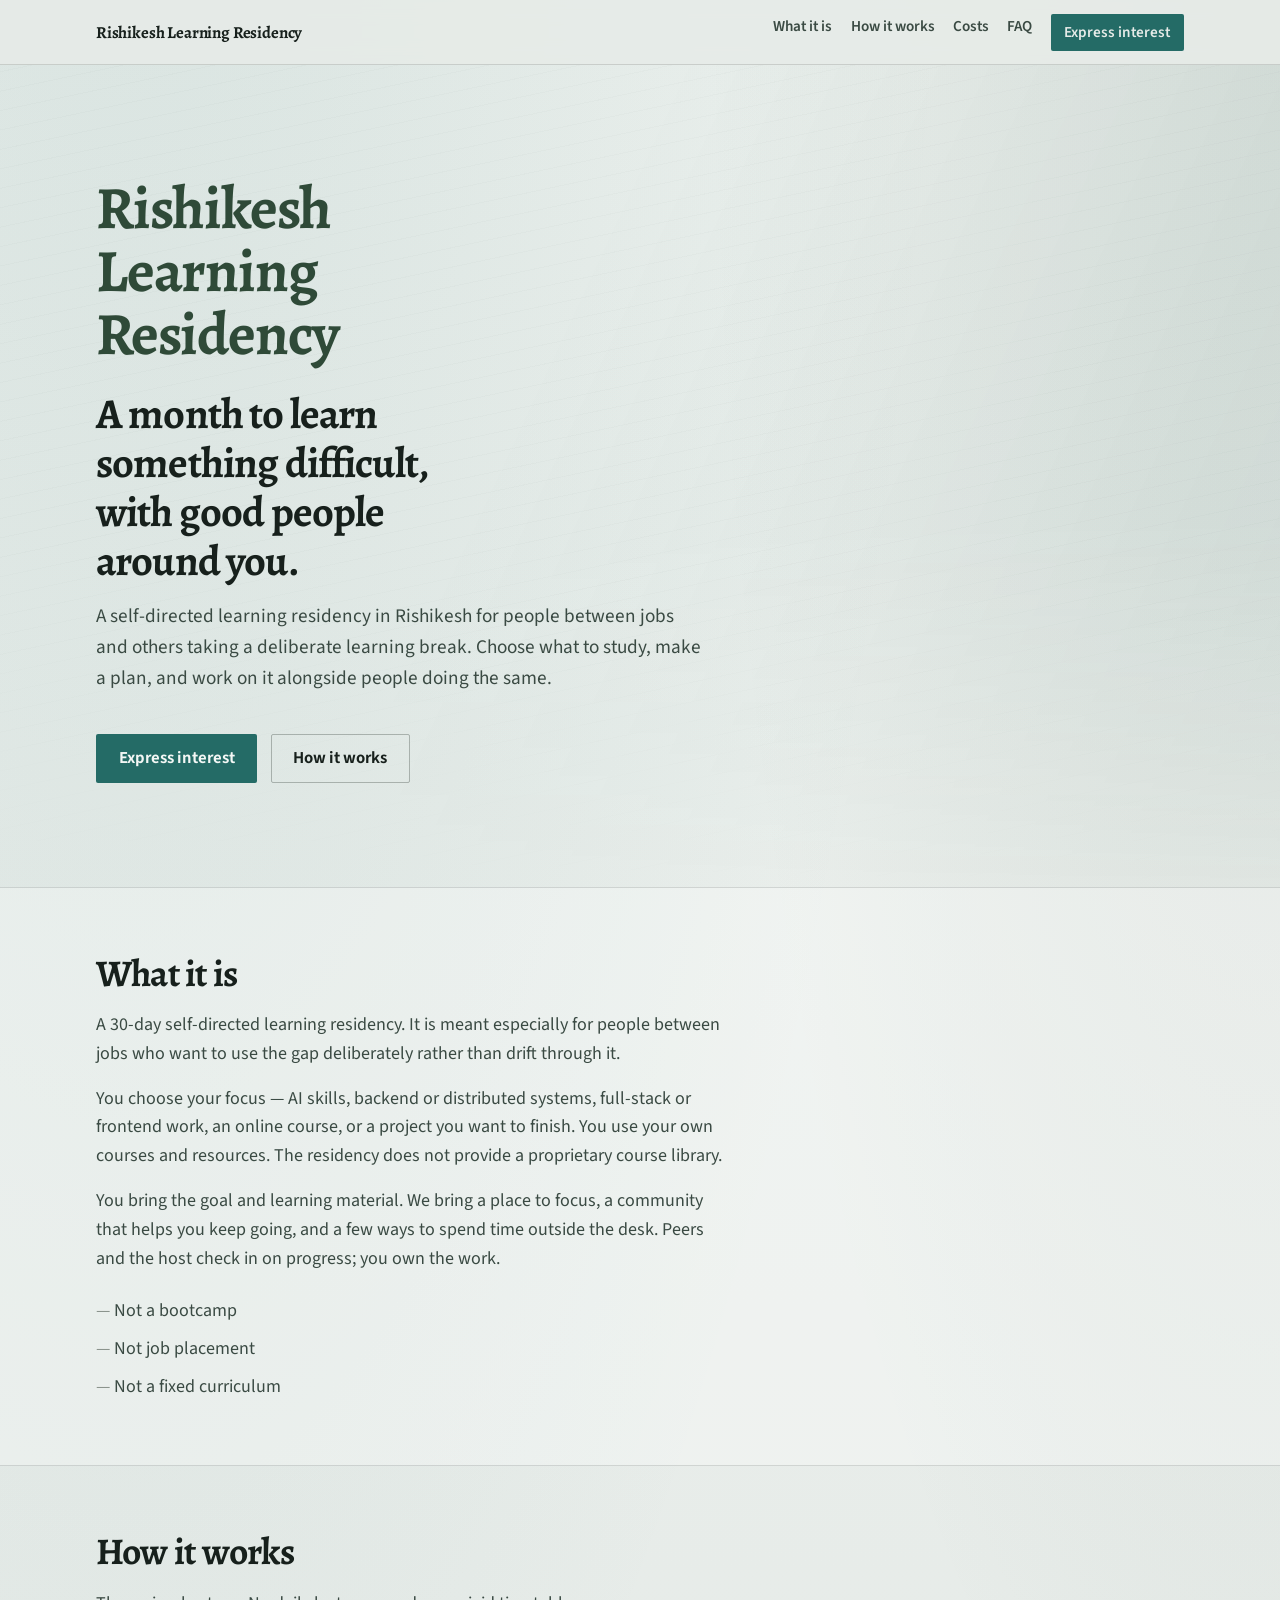
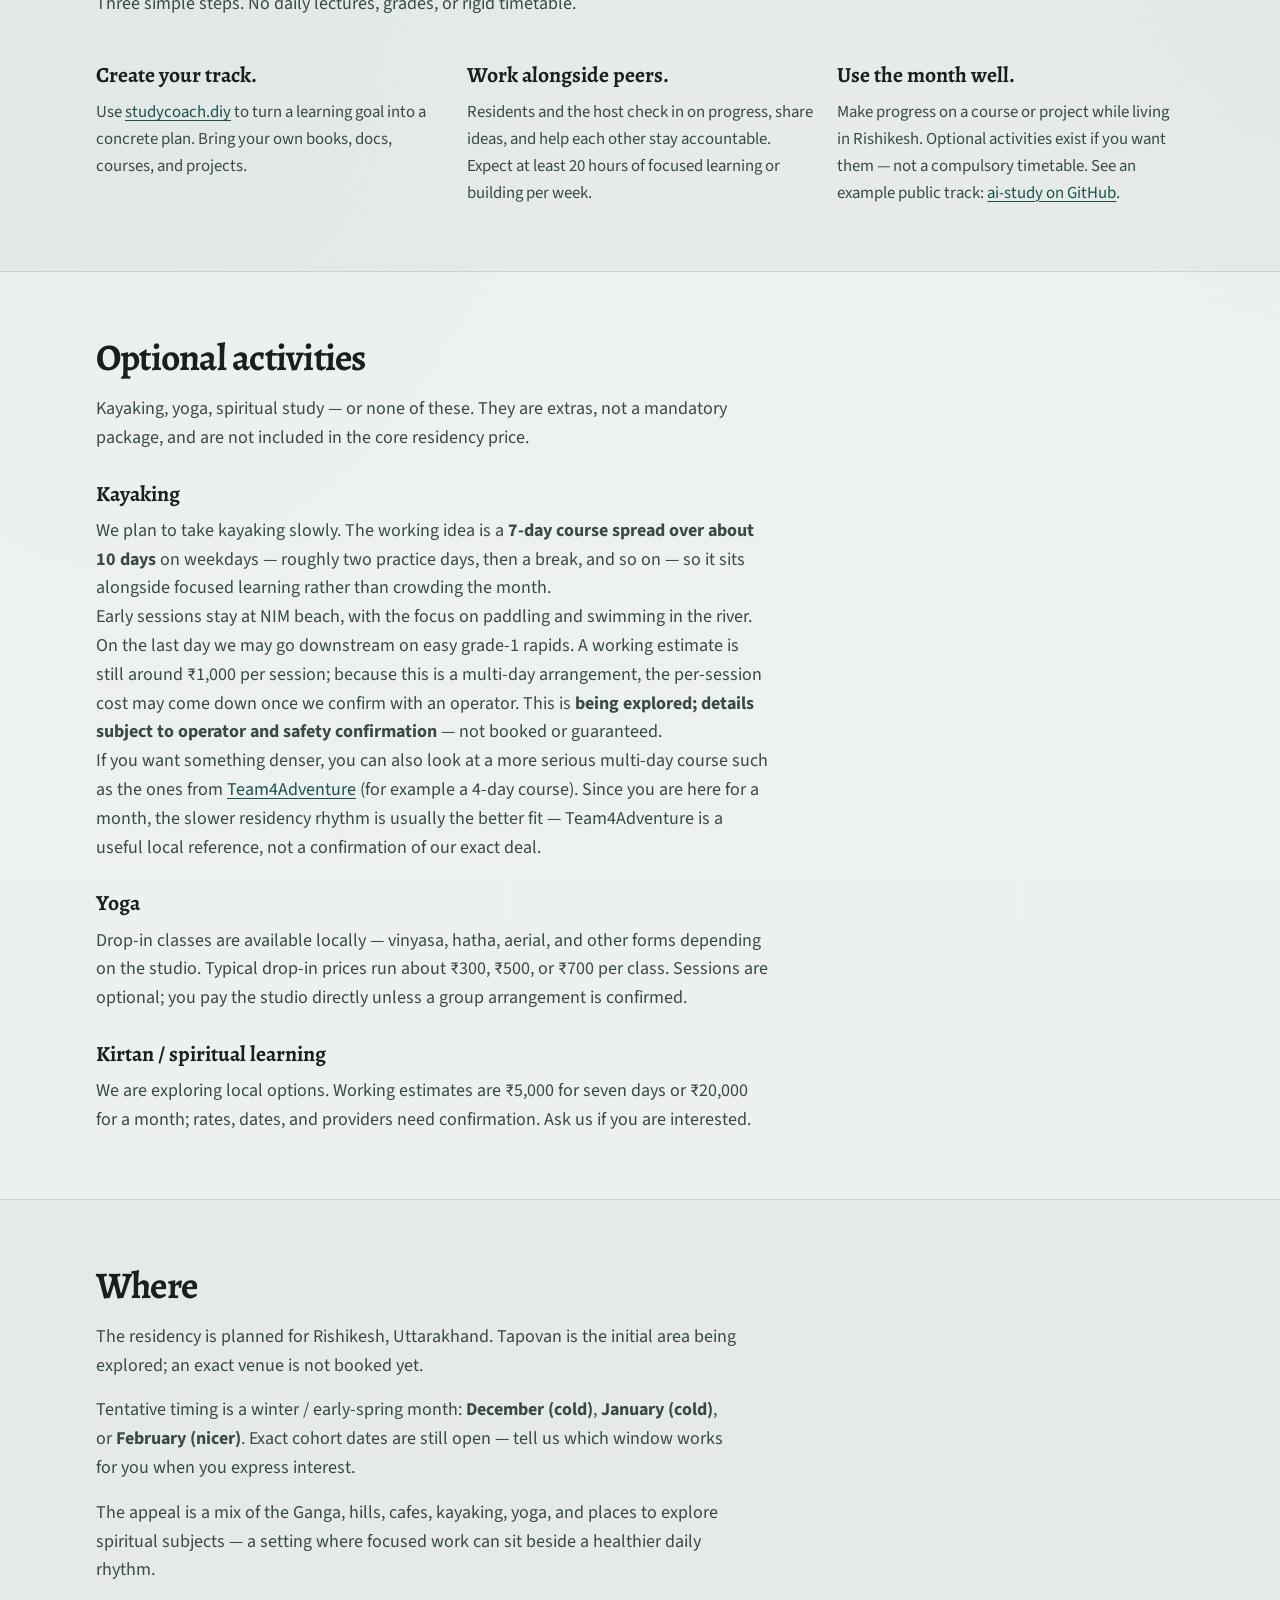
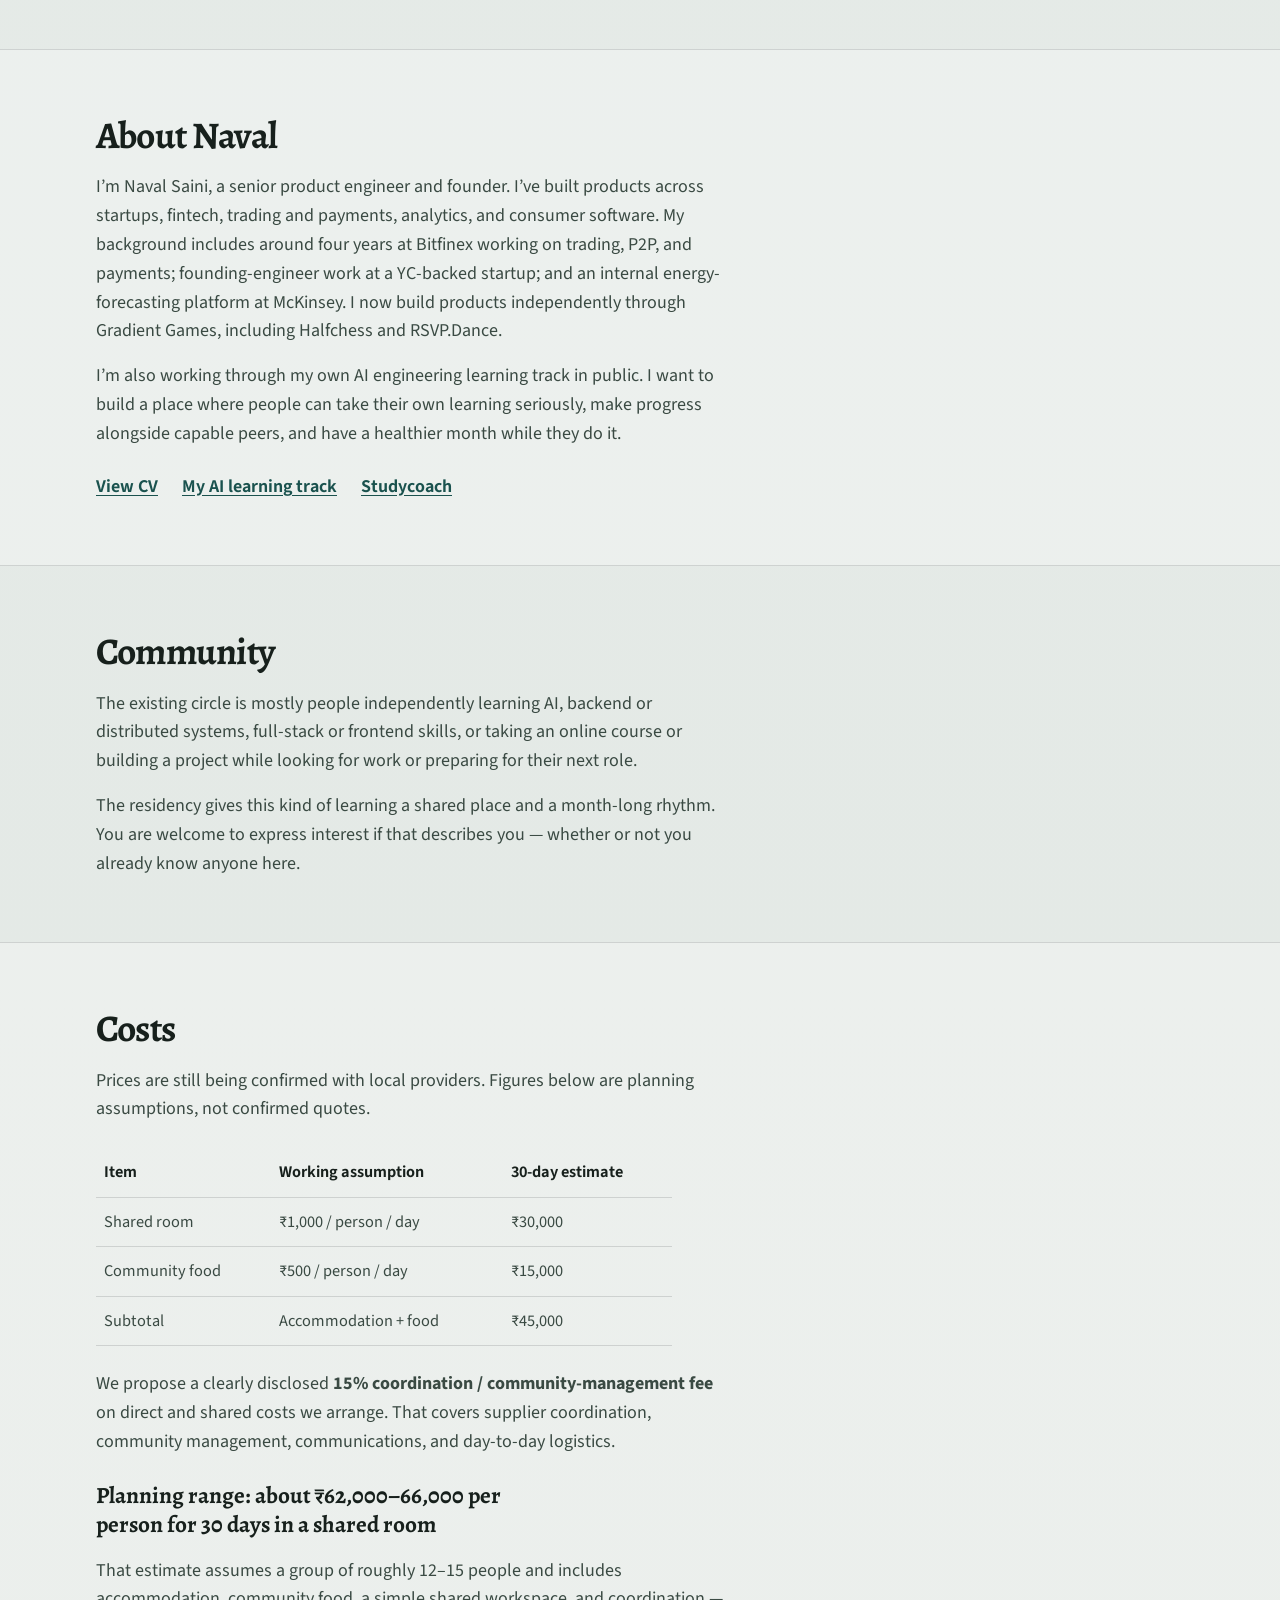
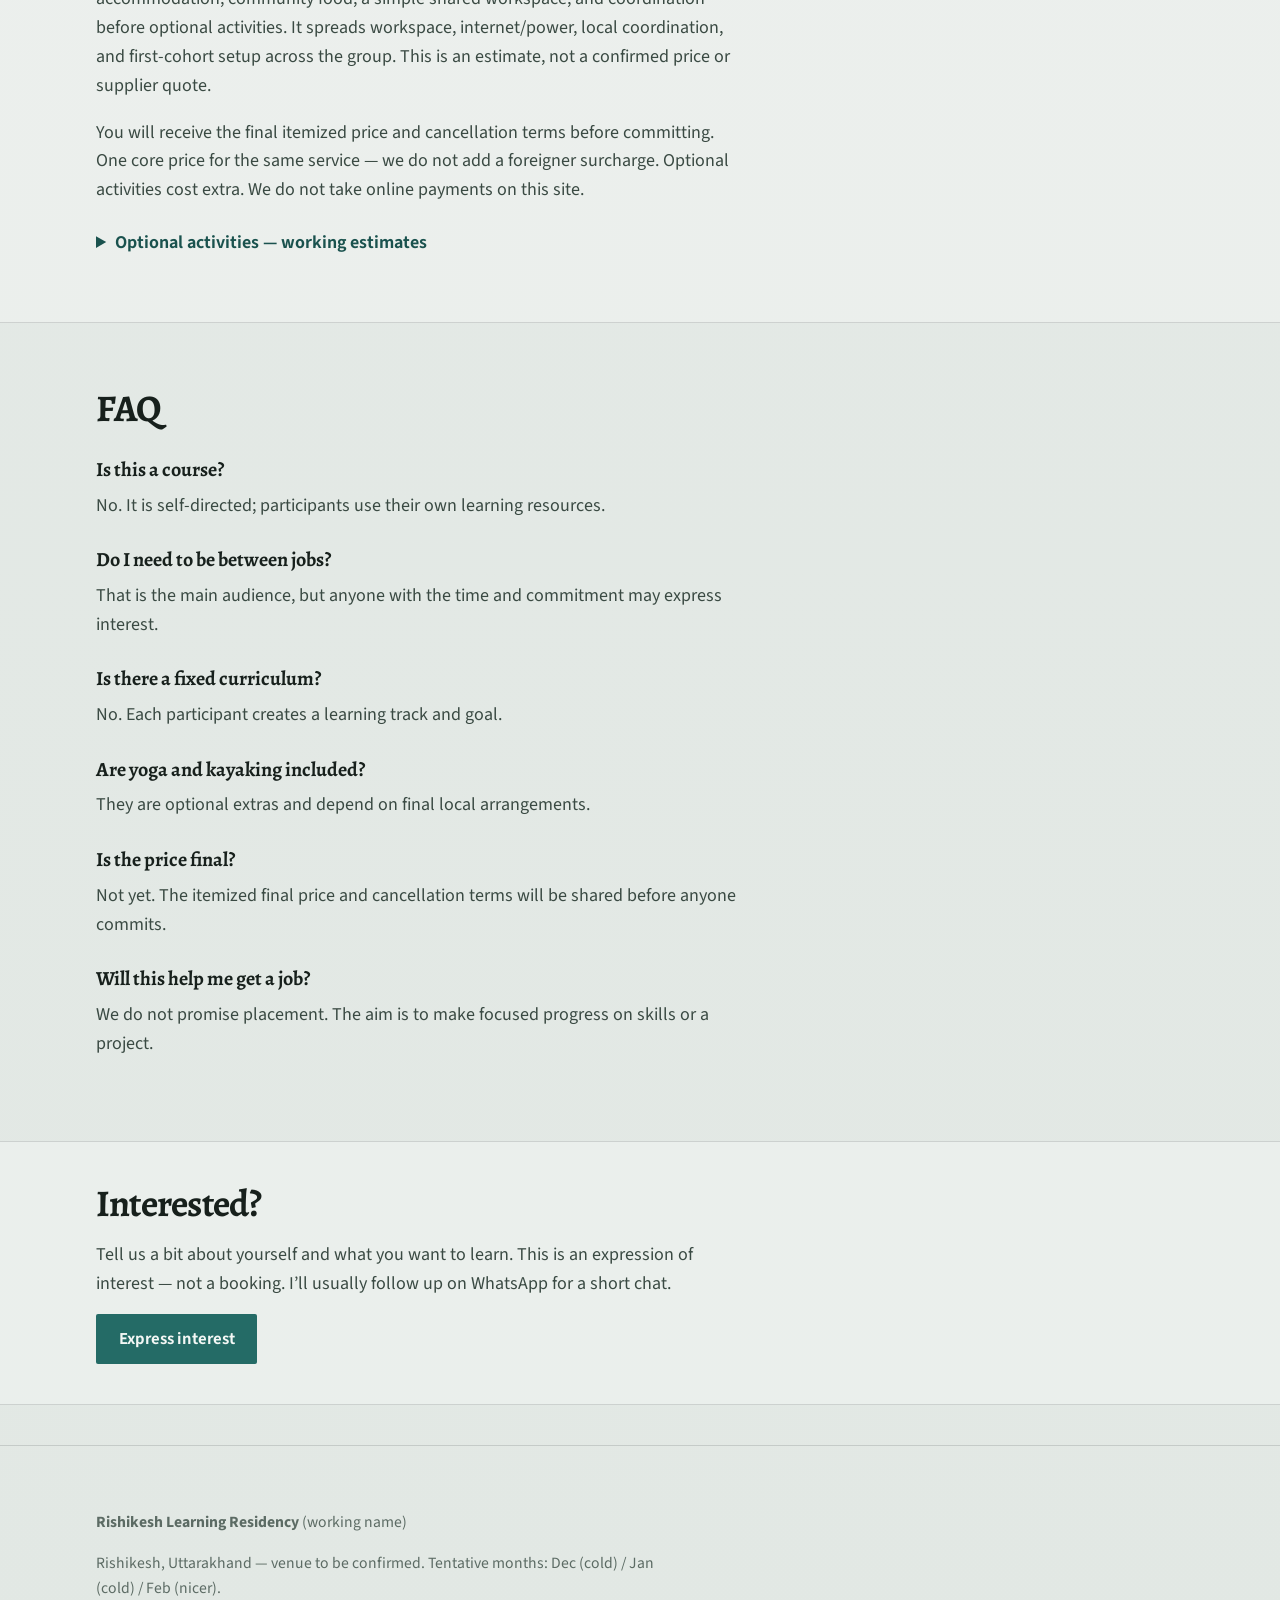
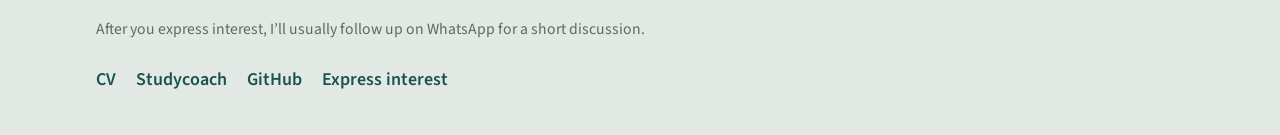
<file: index.html>
<!DOCTYPE html>
<html lang="en">
<head>
  <meta charset="utf-8">
  <meta name="viewport" content="width=device-width, initial-scale=1">
  <title>Rishikesh Learning Residency — a month to learn something difficult</title>
  <meta name="description" content="A 30-day self-directed learning residency in Rishikesh for people between jobs and others taking a deliberate learning break. Place, community, and accountability — not a bootcamp.">
  <meta property="og:title" content="Rishikesh Learning Residency">
  <meta property="og:description" content="A month to learn something difficult, with good people around you. Self-directed residency in Rishikesh — especially for people between jobs.">
  <meta property="og:type" content="website">
  <link rel="preconnect" href="https://fonts.googleapis.com">
  <link rel="preconnect" href="https://fonts.gstatic.com" crossorigin>
  <link href="https://fonts.googleapis.com/css2?family=Alegreya:ital,wght@0,500;0,700;1,500&family=Source+Sans+3:ital,wght@0,400;0,600;0,700;1,400&display=swap" rel="stylesheet">
  <link rel="stylesheet" href="css/styles.css">
</head>
<body>
  <!--
    THESIS: A riverside month for serious self-directed learning with peers — not a SaaS bootcamp funnel.
    OWN-WORLD: Cool stone-paper ground, forest ink, river-teal actions; Alegreya display + Source Sans 3; editorial sections without card grids.
    STORY: Visitor understands self-directed residency for between-jobs engineers, trusts provisional pricing, and expresses interest.
    FIRST VIEWPORT: Brand name dominant, one headline, one subhead, two CTAs; CSS river/stone atmosphere — no stock photo.
    FORM: Brief-pinned outdoors editorial (river / stone / forest / paper); seed deferred — PRODUCT.md + approved spec.
    FINISH: unreviewed and undocumented is unfinished; this build ends with the finish review, the verdict, and DESIGN.md
  -->
  <a class="skip-link" href="#main">Skip to content</a>

  <header class="site-header">
    <div class="site-header__inner">
      <a class="brand" href="index.html">Rishikesh Learning Residency</a>
      <nav class="nav" aria-label="Primary">
        <a href="#what">What it is</a>
        <a href="#how-it-works">How it works</a>
        <a href="#costs">Costs</a>
        <a href="#faq">FAQ</a>
        <a class="nav__cta" href="apply.html">Express interest</a>
      </nav>
    </div>
  </header>

  <main id="main">
    <section class="hero" aria-labelledby="hero-brand">
      <div class="hero__atmosphere" aria-hidden="true"></div>
      <div class="hero__inner">
        <p class="hero__brand" id="hero-brand">Rishikesh Learning Residency</p>
        <h1>A month to learn something difficult, with good people around you.</h1>
        <p class="hero__lead">A self-directed learning residency in Rishikesh for people between jobs and others taking a deliberate learning break. Choose what to study, make a plan, and work on it alongside people doing the same.</p>
        <div class="hero__actions">
          <a class="btn btn--primary" href="apply.html">Express interest</a>
          <a class="btn btn--secondary" href="#how-it-works">How it works</a>
        </div>
      </div>
    </section>

    <section class="section section--band" id="what" aria-labelledby="what-title">
      <div class="section__inner">
        <h2 id="what-title">What it is</h2>
        <div class="prose">
          <p>A 30-day self-directed learning residency. It is meant especially for people between jobs who want to use the gap deliberately rather than drift through it.</p>
          <p>You choose your focus — AI skills, backend or distributed systems, full-stack or frontend work, an online course, or a project you want to finish. You use your own courses and resources. The residency does not provide a proprietary course library.</p>
          <p>You bring the goal and learning material. We bring a place to focus, a community that helps you keep going, and a few ways to spend time outside the desk. Peers and the host check in on progress; you own the work.</p>
        </div>
        <ul class="not-list" aria-label="What this is not">
          <li>Not a bootcamp</li>
          <li>Not job placement</li>
          <li>Not a fixed curriculum</li>
        </ul>
      </div>
    </section>

    <section class="section" id="how-it-works" aria-labelledby="how-title">
      <div class="section__inner">
        <h2 id="how-title">How it works</h2>
        <p class="section__lead">Three simple steps. No daily lectures, grades, or rigid timetable.</p>
        <ol class="steps">
          <li>
            <strong>Create your track.</strong>
            <p>Use <a href="https://studycoach.diy" target="_blank" rel="noopener noreferrer">studycoach.diy</a> to turn a learning goal into a concrete plan. Bring your own books, docs, courses, and projects.</p>
          </li>
          <li>
            <strong>Work alongside peers.</strong>
            <p>Residents and the host check in on progress, share ideas, and help each other stay accountable. Expect at least 20 hours of focused learning or building per week.</p>
          </li>
          <li>
            <strong>Use the month well.</strong>
            <p>Make progress on a course or project while living in Rishikesh. Optional activities exist if you want them — not a compulsory timetable. See an example public track: <a href="https://github.com/naval200/ai-study" target="_blank" rel="noopener noreferrer">ai-study on GitHub</a>.</p>
          </li>
        </ol>
      </div>
    </section>

    <section class="section section--band" id="activities" aria-labelledby="activities-title">
      <div class="section__inner">
        <h2 id="activities-title">Optional activities</h2>
        <p class="section__lead">Kayaking, yoga, spiritual study — or none of these. They are extras, not a mandatory package, and are not included in the core residency price.</p>
        <ul class="activity-list">
          <li>
            <h3>Kayaking</h3>
            <p>We plan to take kayaking slowly. The working idea is a <strong>7-day course spread over about 10 days</strong> on weekdays — roughly two practice days, then a break, and so on — so it sits alongside focused learning rather than crowding the month.</p>
            <p>Early sessions stay at NIM beach, with the focus on paddling and swimming in the river. On the last day we may go downstream on easy grade-1 rapids. A working estimate is still around ₹1,000 per session; because this is a multi-day arrangement, the per-session cost may come down once we confirm with an operator. This is <strong>being explored; details subject to operator and safety confirmation</strong> — not booked or guaranteed.</p>
            <p>If you want something denser, you can also look at a more serious multi-day course such as the ones from <a href="https://team4adventure.com/kayaking-course-basic" target="_blank" rel="noopener noreferrer">Team4Adventure</a> (for example a 4-day course). Since you are here for a month, the slower residency rhythm is usually the better fit — Team4Adventure is a useful local reference, not a confirmation of our exact deal.</p>
          </li>
          <li>
            <h3>Yoga</h3>
            <p>Drop-in classes are available locally — vinyasa, hatha, aerial, and other forms depending on the studio. Typical drop-in prices run about ₹300, ₹500, or ₹700 per class. Sessions are optional; you pay the studio directly unless a group arrangement is confirmed.</p>
          </li>
          <li>
            <h3>Kirtan / spiritual learning</h3>
            <p>We are exploring local options. Working estimates are ₹5,000 for seven days or ₹20,000 for a month; rates, dates, and providers need confirmation. Ask us if you are interested.</p>
          </li>
        </ul>
      </div>
    </section>

    <section class="section" id="where" aria-labelledby="where-title">
      <div class="section__inner">
        <h2 id="where-title">Where</h2>
        <div class="prose">
          <p>The residency is planned for Rishikesh, Uttarakhand. Tapovan is the initial area being explored; an exact venue is not booked yet.</p>
          <p>Tentative timing is a winter / early-spring month: <strong>December (cold)</strong>, <strong>January (cold)</strong>, or <strong>February (nicer)</strong>. Exact cohort dates are still open — tell us which window works for you when you express interest.</p>
          <p>The appeal is a mix of the Ganga, hills, cafes, kayaking, yoga, and places to explore spiritual subjects — a setting where focused work can sit beside a healthier daily rhythm.</p>
        </div>
      </div>
    </section>

    <section class="section section--band" id="about" aria-labelledby="about-title">
      <div class="section__inner">
        <h2 id="about-title">About Naval</h2>
        <div class="prose">
          <p>I’m Naval Saini, a senior product engineer and founder. I’ve built products across startups, fintech, trading and payments, analytics, and consumer software. My background includes around four years at Bitfinex working on trading, P2P, and payments; founding-engineer work at a YC-backed startup; and an internal energy-forecasting platform at McKinsey. I now build products independently through Gradient Games, including Halfchess and RSVP.Dance.</p>
          <p>I’m also working through my own AI engineering learning track in public. I want to build a place where people can take their own learning seriously, make progress alongside capable peers, and have a healthier month while they do it.</p>
        </div>
        <div class="about-links">
          <a href="https://docs.google.com/document/d/1HpagfX0jXN2ov1obf1JOlhFq2pX6bAbXEfdLFe5IGxw/edit?usp=sharing" target="_blank" rel="noopener noreferrer">View CV</a>
          <a href="https://github.com/naval200/ai-study" target="_blank" rel="noopener noreferrer">My AI learning track</a>
          <a href="https://studycoach.diy" target="_blank" rel="noopener noreferrer">Studycoach</a>
        </div>
      </div>
    </section>

    <section class="section" id="community" aria-labelledby="community-title">
      <div class="section__inner">
        <h2 id="community-title">Community</h2>
        <div class="prose">
          <p>The existing circle is mostly people independently learning AI, backend or distributed systems, full-stack or frontend skills, or taking an online course or building a project while looking for work or preparing for their next role.</p>
          <p>The residency gives this kind of learning a shared place and a month-long rhythm. You are welcome to express interest if that describes you — whether or not you already know anyone here.</p>
        </div>
      </div>
    </section>

    <section class="section section--band" id="costs" aria-labelledby="costs-title">
      <div class="section__inner">
        <h2 id="costs-title">Costs</h2>
        <p class="section__lead">Prices are still being confirmed with local providers. Figures below are planning assumptions, not confirmed quotes.</p>

        <table class="cost-table">
          <caption class="visually-hidden">Working 30-day cost assumptions</caption>
          <thead>
            <tr>
              <th scope="col">Item</th>
              <th scope="col">Working assumption</th>
              <th scope="col">30-day estimate</th>
            </tr>
          </thead>
          <tbody>
            <tr>
              <td>Shared room</td>
              <td>₹1,000 / person / day</td>
              <td>₹30,000</td>
            </tr>
            <tr>
              <td>Community food</td>
              <td>₹500 / person / day</td>
              <td>₹15,000</td>
            </tr>
            <tr>
              <td>Subtotal</td>
              <td>Accommodation + food</td>
              <td>₹45,000</td>
            </tr>
          </tbody>
        </table>

        <p class="prose">We propose a clearly disclosed <strong>15% coordination / community-management fee</strong> on direct and shared costs we arrange. That covers supplier coordination, community management, communications, and day-to-day logistics.</p>

        <p class="cost-highlight">Planning range: about ₹62,000–66,000 per person for 30 days in a shared room</p>
        <p class="prose">That estimate assumes a group of roughly 12–15 people and includes accommodation, community food, a simple shared workspace, and coordination — before optional activities. It spreads workspace, internet/power, local coordination, and first-cohort setup across the group. This is an estimate, not a confirmed price or supplier quote.</p>
        <p class="prose">You will receive the final itemized price and cancellation terms before committing. One core price for the same service — we do not add a foreigner surcharge. Optional activities cost extra. We do not take online payments on this site.</p>

        <details class="optional-costs">
          <summary>Optional activities — working estimates</summary>
          <ul class="activity-list">
            <li>
              <h3>Kayaking</h3>
              <p>Proposed slow track: 7 practice days over ~10 calendar days × ₹1,000 = ₹7,000 — per-session rate may fall for a multi-day package. Optional denser courses (e.g. Team4Adventure 4-day) priced separately with the operator. <strong>Not confirmed.</strong></p>
            </li>
            <li>
              <h3>Kirtan</h3>
              <p>₹5,000 for 7 days / ₹20,000 for a month. Provider and dates not confirmed.</p>
            </li>
            <li>
              <h3>Yoga drop-ins</h3>
              <p>Typical drop-ins about ₹300 / ₹500 / ₹700 depending on studio and style (vinyasa, hatha, aerial, and others). Paid separately unless a group arrangement is agreed.</p>
            </li>
          </ul>
        </details>
      </div>
    </section>

    <section class="section" id="faq" aria-labelledby="faq-title">
      <div class="section__inner">
        <h2 id="faq-title">FAQ</h2>
        <dl class="faq">
          <div>
            <dt>Is this a course?</dt>
            <dd>No. It is self-directed; participants use their own learning resources.</dd>
          </div>
          <div>
            <dt>Do I need to be between jobs?</dt>
            <dd>That is the main audience, but anyone with the time and commitment may express interest.</dd>
          </div>
          <div>
            <dt>Is there a fixed curriculum?</dt>
            <dd>No. Each participant creates a learning track and goal.</dd>
          </div>
          <div>
            <dt>Are yoga and kayaking included?</dt>
            <dd>They are optional extras and depend on final local arrangements.</dd>
          </div>
          <div>
            <dt>Is the price final?</dt>
            <dd>Not yet. The itemized final price and cancellation terms will be shared before anyone commits.</dd>
          </div>
          <div>
            <dt>Will this help me get a job?</dt>
            <dd>We do not promise placement. The aim is to make focused progress on skills or a project.</dd>
          </div>
        </dl>
      </div>
    </section>

    <section class="section section--tight section--band" aria-labelledby="cta-title">
      <div class="section__inner">
        <h2 id="cta-title">Interested?</h2>
        <p class="section__lead">Tell us a bit about yourself and what you want to learn. This is an expression of interest — not a booking. I’ll usually follow up on WhatsApp for a short chat.</p>
        <div class="hero__actions">
          <a class="btn btn--primary" href="apply.html">Express interest</a>
        </div>
      </div>
    </section>
  </main>

  <footer class="site-footer">
    <div class="site-footer__inner">
      <p><strong>Rishikesh Learning Residency</strong> (working name)</p>
      <p>Rishikesh, Uttarakhand — venue to be confirmed. Tentative months: Dec (cold) / Jan (cold) / Feb (nicer).</p>
      <p>After you express interest, I’ll usually follow up on WhatsApp for a short discussion.</p>
      <div class="site-footer__links">
        <a href="https://docs.google.com/document/d/1HpagfX0jXN2ov1obf1JOlhFq2pX6bAbXEfdLFe5IGxw/edit?usp=sharing" target="_blank" rel="noopener noreferrer">CV</a>
        <a href="https://studycoach.diy" target="_blank" rel="noopener noreferrer">Studycoach</a>
        <a href="https://github.com/naval200/ai-study" target="_blank" rel="noopener noreferrer">GitHub</a>
        <a href="apply.html">Express interest</a>
      </div>
    </div>
  </footer>

</body>
</html>
</file>
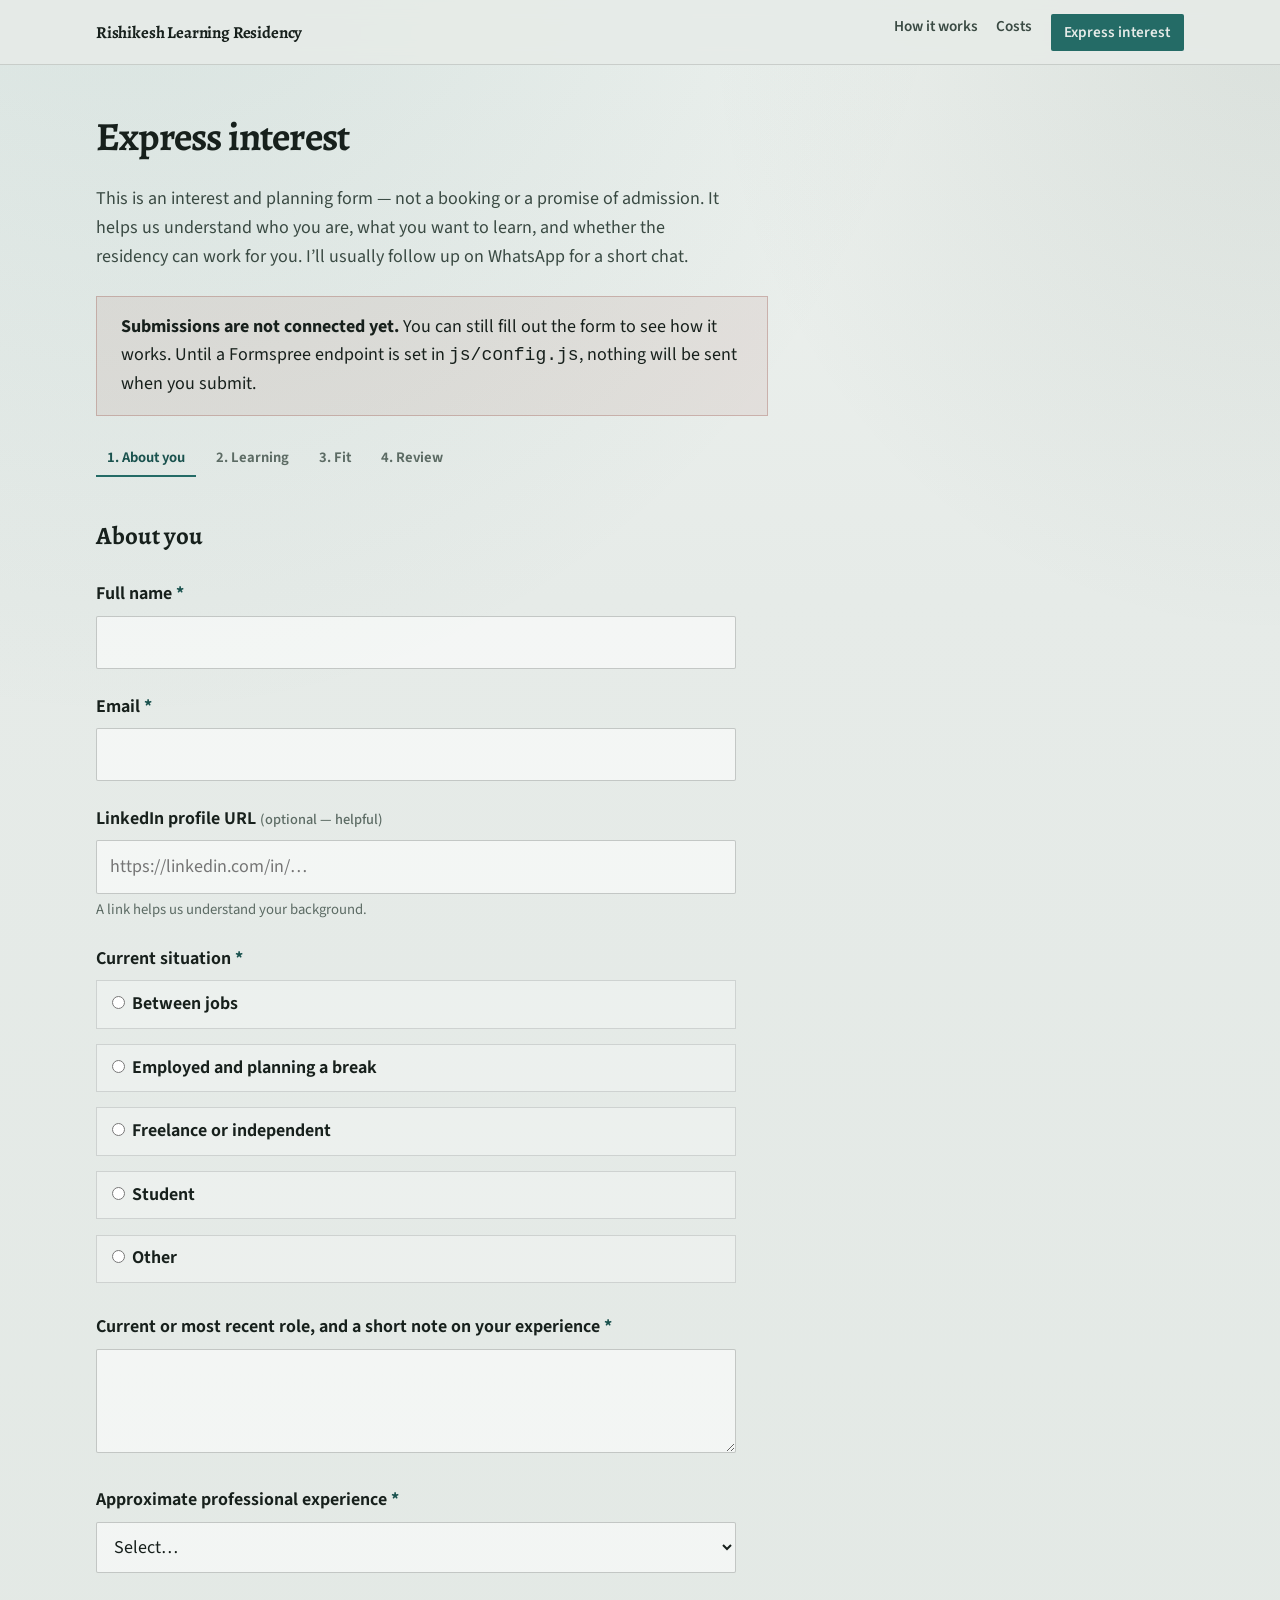
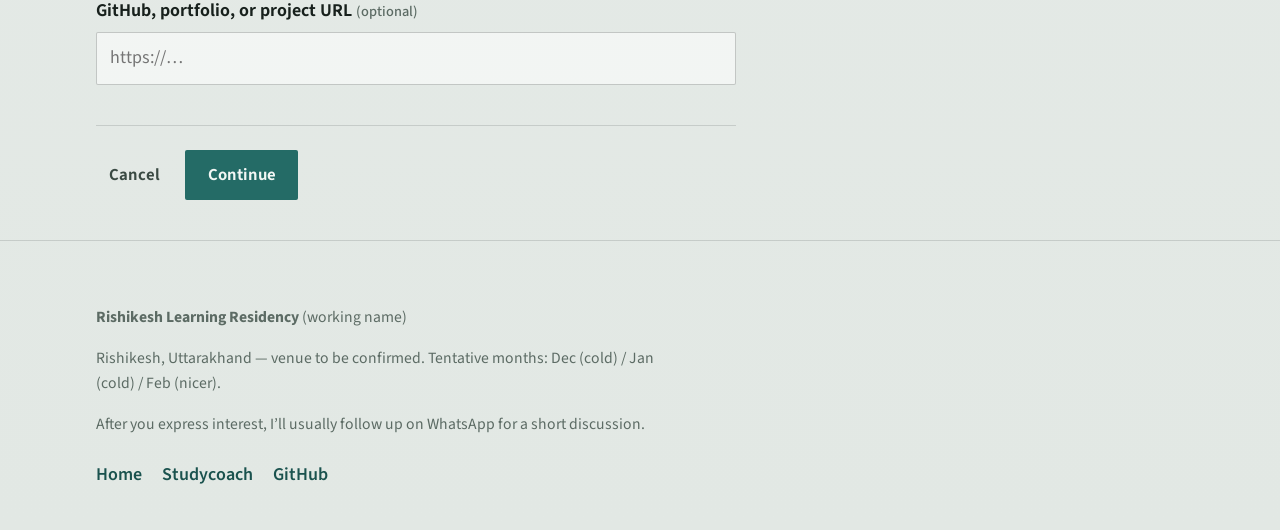
<file: apply.html>
<!DOCTYPE html>
<html lang="en">
<head>
  <meta charset="utf-8">
  <meta name="viewport" content="width=device-width, initial-scale=1">
  <title>Express interest — Rishikesh Learning Residency</title>
  <meta name="description" content="Share your background, learning goals, and preferences for the Rishikesh Learning Residency. Expression of interest — not a booking.">
  <meta property="og:title" content="Express interest — Rishikesh Learning Residency">
  <meta property="og:description" content="Interest and planning form for a self-directed learning residency in Rishikesh.">
  <meta property="og:type" content="website">
  <link rel="preconnect" href="https://fonts.googleapis.com">
  <link rel="preconnect" href="https://fonts.gstatic.com" crossorigin>
  <link href="https://fonts.googleapis.com/css2?family=Alegreya:ital,wght@0,500;0,700;1,500&family=Source+Sans+3:ital,wght@0,400;0,600;0,700;1,400&display=swap" rel="stylesheet">
  <link rel="stylesheet" href="css/styles.css">
</head>
<body class="page-apply">
  <!--
    THESIS: A calm multi-step interest conversation — not a SaaS lead form.
    OWN-WORLD: Same stone-paper / river-teal system as the landing page.
    STORY: Visitor shares background and goals; host can follow up on WhatsApp.
    FIRST VIEWPORT: Clear title, honesty about interest-not-booking, progress, step 1.
    FORM: Brief-pinned outdoors editorial; operate-mode clarity for the form.
    FINISH: unreviewed and undocumented is unfinished; this build ends with the finish review, the verdict, and DESIGN.md
  -->
  <a class="skip-link" href="#main">Skip to content</a>

  <header class="site-header">
    <div class="site-header__inner">
      <a class="brand" href="index.html">Rishikesh Learning Residency</a>
      <nav class="nav" aria-label="Primary">
        <a href="index.html#how-it-works">How it works</a>
        <a href="index.html#costs">Costs</a>
        <a class="nav__cta" href="apply.html" aria-current="page">Express interest</a>
      </nav>
    </div>
  </header>

  <main id="main" class="form-shell">
    <div class="apply-hero">
      <h1>Express interest</h1>
      <p>This is an interest and planning form — not a booking or a promise of admission. It helps us understand who you are, what you want to learn, and whether the residency can work for you. I’ll usually follow up on WhatsApp for a short chat.</p>
    </div>

    <div id="config-banner" class="banner" role="status" hidden>
      <strong>Submissions are not connected yet.</strong> You can still fill out the form to see how it works. Until a Formspree endpoint is set in <code>js/config.js</code>, nothing will be sent when you submit.
    </div>

    <ol class="progress" id="apply-progress" aria-label="Form progress">
      <li data-progress aria-current="step">1. About you</li>
      <li data-progress>2. Learning</li>
      <li data-progress>3. Fit</li>
      <li data-progress>4. Review</li>
    </ol>

    <div id="form-result" class="form-result" tabindex="-1">
      <h2 id="form-result-title"></h2>
      <div id="form-result-body"></div>
    </div>

    <form id="interest-form" novalidate>
      <!-- Step 1 -->
      <section class="form-panel is-active" data-step="about" aria-labelledby="step1-title">
        <h2 id="step1-title">About you</h2>

        <div class="field">
          <label for="full_name">Full name <span class="req" aria-hidden="true">*</span></label>
          <input id="full_name" name="full_name" type="text" autocomplete="name" data-required>
          <p class="field-error" role="alert">This field is required.</p>
        </div>

        <div class="field">
          <label for="email">Email <span class="req" aria-hidden="true">*</span></label>
          <input id="email" name="email" type="email" autocomplete="email" data-required>
          <p class="field-error" role="alert">Enter a valid email address.</p>
        </div>

        <div class="field">
          <label for="linkedin">LinkedIn profile URL <span class="opt">(optional — helpful)</span></label>
          <input id="linkedin" name="linkedin" type="url" inputmode="url" placeholder="https://linkedin.com/in/…">
          <span class="hint">A link helps us understand your background.</span>
          <p class="field-error" role="alert">Enter a full URL starting with https://</p>
        </div>

        <div class="field">
          <span class="label" id="situation-label">Current situation <span class="req" aria-hidden="true">*</span></span>
          <div class="choice-grid" role="radiogroup" aria-labelledby="situation-label">
            <label class="choice"><input type="radio" name="situation" value="Between jobs" data-required> Between jobs</label>
            <label class="choice"><input type="radio" name="situation" value="Employed and planning a break"> Employed and planning a break</label>
            <label class="choice"><input type="radio" name="situation" value="Freelance or independent"> Freelance or independent</label>
            <label class="choice"><input type="radio" name="situation" value="Student"> Student</label>
            <label class="choice"><input type="radio" name="situation" value="Other"> Other</label>
          </div>
          <p class="field-error" role="alert">Please choose one option.</p>
        </div>

        <div class="field">
          <label for="experience_text">Current or most recent role, and a short note on your experience <span class="req" aria-hidden="true">*</span></label>
          <textarea id="experience_text" name="experience_text" data-required></textarea>
          <p class="field-error" role="alert">This field is required.</p>
        </div>

        <div class="field">
          <label for="years">Approximate professional experience <span class="req" aria-hidden="true">*</span></label>
          <select id="years" name="years" data-required>
            <option value="">Select…</option>
            <option>No professional experience yet</option>
            <option>Under 2 years</option>
            <option>2–5 years</option>
            <option>6–10 years</option>
            <option>10+ years</option>
          </select>
          <p class="field-error" role="alert">This field is required.</p>
        </div>

        <div class="field">
          <label for="portfolio">GitHub, portfolio, or project URL <span class="opt">(optional)</span></label>
          <input id="portfolio" name="portfolio" type="url" inputmode="url" placeholder="https://…">
          <p class="field-error" role="alert">Enter a full URL starting with https://</p>
        </div>

        <div class="form-actions">
          <a class="btn btn--ghost" href="index.html">Cancel</a>
          <button type="button" class="btn btn--primary" data-next>Continue</button>
        </div>
      </section>

      <!-- Step 2 -->
      <section class="form-panel" data-step="learn" hidden aria-labelledby="step2-title">
        <h2 id="step2-title">What do you want to learn?</h2>
        <p class="hint" style="margin-top:-0.5rem;margin-bottom:1.25rem;color:var(--ink-soft)">You create your own plan and bring your own learning resources. <a href="https://studycoach.diy" target="_blank" rel="noopener noreferrer">studycoach.diy</a> can help turn a goal into a track.</p>

        <div class="field">
          <span class="label" id="focus-label">Main learning focus <span class="req" aria-hidden="true">*</span></span>
          <div class="choice-grid" role="radiogroup" aria-labelledby="focus-label">
            <label class="choice"><input type="radio" name="learning_focus" value="AI/ML or AI engineering" data-required> AI/ML or AI engineering</label>
            <label class="choice"><input type="radio" name="learning_focus" value="Backend or distributed systems"> Backend or distributed systems</label>
            <label class="choice"><input type="radio" name="learning_focus" value="Full-stack or frontend"> Full-stack or frontend</label>
            <label class="choice"><input type="radio" name="learning_focus" value="Online course"> Online course</label>
            <label class="choice"><input type="radio" name="learning_focus" value="Personal project or startup idea"> Personal project or startup idea</label>
            <label class="choice"><input type="radio" name="learning_focus" value="Other"> Other</label>
          </div>
          <p class="field-error" role="alert">Please choose one option.</p>
        </div>

        <div class="field">
          <label for="learning_detail">What specifically would you like to learn or build during the month? <span class="req" aria-hidden="true">*</span></label>
          <textarea id="learning_detail" name="learning_detail" data-required></textarea>
          <p class="field-error" role="alert">This field is required.</p>
        </div>

        <div class="field">
          <label for="topic_experience">What is your current experience with this topic? <span class="req" aria-hidden="true">*</span></label>
          <textarea id="topic_experience" name="topic_experience" data-required placeholder="An honest description is more useful than a résumé polish."></textarea>
          <p class="field-error" role="alert">This field is required.</p>
        </div>

        <div class="field">
          <label for="progress_goal">What would meaningful progress look like by the end of 30 days? <span class="req" aria-hidden="true">*</span></label>
          <textarea id="progress_goal" name="progress_goal" data-required></textarea>
          <p class="field-error" role="alert">This field is required.</p>
        </div>

        <div class="field">
          <span class="label" id="plan-label">Are you already following a course or learning plan? <span class="opt">(optional)</span></span>
          <div class="choice-grid" role="radiogroup" aria-labelledby="plan-label">
            <label class="choice"><input type="radio" name="has_plan" id="has-plan-yes" value="Yes"> Yes</label>
            <label class="choice"><input type="radio" name="has_plan" id="has-plan-no" value="No, not yet"> No, not yet</label>
          </div>
        </div>

        <div class="field" id="plan-link-field" hidden>
          <label for="plan_link">Link to Studycoach plan, course, GitHub repo, or project <span class="opt">(optional)</span></label>
          <input id="plan_link" name="plan_link" type="url" inputmode="url" placeholder="https://…">
          <p class="field-error" role="alert">Enter a full URL starting with https://</p>
        </div>

        <div class="field">
          <span class="label" id="commit-label">Can you commit to roughly 20 hours/week of self-directed study or building? <span class="req" aria-hidden="true">*</span></span>
          <div class="choice-grid" role="radiogroup" aria-labelledby="commit-label">
            <label class="choice"><input type="radio" name="commit_20h" id="commit-yes" value="Yes" data-required> Yes</label>
            <label class="choice"><input type="radio" name="commit_20h" id="commit-no" value="No"> No</label>
          </div>
          <p class="field-error" role="alert">Please choose one option.</p>
        </div>

        <div class="field" id="commit-alt-field" hidden>
          <label for="commit-alt">What commitment can you realistically make?</label>
          <textarea id="commit-alt" name="commit_alt"></textarea>
          <p class="field-error" role="alert">Please share what commitment you can make.</p>
        </div>

        <div class="form-actions">
          <button type="button" class="btn btn--secondary" data-back>Back</button>
          <button type="button" class="btn btn--primary" data-next>Continue</button>
        </div>
      </section>

      <!-- Step 3 -->
      <section class="form-panel" data-step="fit" hidden aria-labelledby="step3-title">
        <h2 id="step3-title">Can the residency work for you?</h2>

        <div class="field">
          <label for="availability">Dates or month you could attend <span class="req" aria-hidden="true">*</span></label>
          <textarea id="availability" name="availability" data-required placeholder="e.g. December, January, February, or a more specific window"></textarea>
          <span class="hint">Tentative seasons: December (cold), January (cold), or February (nicer). Exact cohort dates are not fixed yet.</span>
          <p class="field-error" role="alert">This field is required.</p>
        </div>

        <div class="field">
          <label for="budget_core">Budget for the full 30-day core residency <span class="req" aria-hidden="true">*</span></label>
          <select id="budget_core" name="budget_core" data-required>
            <option value="">Select…</option>
            <option>Under ₹50,000</option>
            <option>₹50,000–60,000</option>
            <option>₹60,000–70,000</option>
            <option>₹70,000–80,000</option>
            <option>Above ₹80,000</option>
            <option>Need a clearer breakdown before deciding</option>
          </select>
          <span class="hint">Current planning estimate is ₹62,000–66,000 in a shared room — not a confirmed final quote.</span>
          <p class="field-error" role="alert">This field is required.</p>
        </div>

        <div class="field">
          <label for="budget_optional">Budget for optional activities <span class="opt">(optional)</span></label>
          <select id="budget_optional" name="budget_optional">
            <option value="">Select…</option>
            <option>₹0</option>
            <option>Up to ₹5,000</option>
            <option>₹5,000–10,000</option>
            <option>₹10,000–20,000</option>
            <option>More than ₹20,000</option>
            <option>Undecided</option>
          </select>
        </div>

        <div class="field">
          <span class="label" id="acc-label">Accommodation preference <span class="req" aria-hidden="true">*</span></span>
          <div class="choice-grid" role="radiogroup" aria-labelledby="acc-label">
            <label class="choice"><input type="radio" name="accommodation" value="Shared room" data-required> Shared room</label>
            <label class="choice"><input type="radio" name="accommodation" value="Would consider a private room if available and priced separately"> Would consider a private room if available and priced separately</label>
            <label class="choice"><input type="radio" name="accommodation" value="Flexible"> Flexible</label>
          </div>
          <p class="field-error" role="alert">Please choose one option.</p>
        </div>

        <div class="field">
          <span class="label" id="food-label">Food arrangement preference <span class="req" aria-hidden="true">*</span></span>
          <div class="choice-grid" role="radiogroup" aria-labelledby="food-label">
            <label class="choice"><input type="radio" name="food" value="Shared community meals most days" data-required> Shared community meals most days</label>
            <label class="choice"><input type="radio" name="food" value="Two meals a day"> Two meals a day</label>
            <label class="choice"><input type="radio" name="food" value="Breakfast plus flexible meals"> Breakfast plus flexible meals</label>
            <label class="choice"><input type="radio" name="food" value="Prefer to arrange my own food"> Prefer to arrange my own food</label>
            <label class="choice"><input type="radio" name="food" value="Flexible"> Flexible</label>
          </div>
          <span class="hint">Exact meal arrangements are still being negotiated.</span>
          <p class="field-error" role="alert">Please choose one option.</p>
        </div>

        <div class="field">
          <label for="diet">Dietary preference <span class="req" aria-hidden="true">*</span></label>
          <select id="diet" name="diet" data-required>
            <option value="">Select…</option>
            <option>Vegetarian</option>
            <option>Vegan</option>
            <option>Eggetarian</option>
            <option>Non-vegetarian</option>
            <option>Jain</option>
            <option>No specific preference</option>
            <option>Other</option>
          </select>
          <p class="field-error" role="alert">This field is required.</p>
        </div>

        <div class="field">
          <label for="allergies">Food allergies or dietary needs <span class="opt">(optional)</span></label>
          <textarea id="allergies" name="allergies"></textarea>
        </div>

        <div class="field">
          <span class="label">Facilities important to you <span class="opt">(preferences we will try to accommodate — not confirmed amenities)</span></span>
          <div class="choice-grid">
            <label class="choice"><input type="checkbox" name="facilities[]" value="Reliable high-speed internet"> Reliable high-speed internet</label>
            <label class="choice"><input type="checkbox" name="facilities[]" value="Power backup"> Power backup</label>
            <label class="choice"><input type="checkbox" name="facilities[]" value="Quiet desk or study area"> Quiet desk or study area</label>
            <label class="choice"><input type="checkbox" name="facilities[]" value="Quiet place for video calls"> Quiet place for video calls</label>
            <label class="choice"><input type="checkbox" name="facilities[]" value="Heater in winter"> Heater in winter</label>
            <label class="choice"><input type="checkbox" name="facilities[]" value="Hot water"> Hot water</label>
            <label class="choice"><input type="checkbox" name="facilities[]" value="Laundry access"> Laundry access</label>
            <label class="choice"><input type="checkbox" name="facilities[]" value="Desk in room"> Desk in room</label>
            <label class="choice"><input type="checkbox" name="facilities[]" value="Nearby cafes"> Nearby cafes</label>
            <label class="choice"><input type="checkbox" name="facilities[]" value="Fitness or yoga nearby"> Fitness or yoga nearby</label>
            <label class="choice"><input type="checkbox" name="facilities[]" value="Other"> Other</label>
          </div>
        </div>

        <div class="field">
          <span class="label">Optional activities you may join</span>
          <div class="choice-grid">
            <label class="choice"><input type="checkbox" name="activities[]" value="Kayaking"> Kayaking</label>
            <label class="choice"><input type="checkbox" name="activities[]" value="Yoga drop-ins"> Yoga drop-ins</label>
            <label class="choice"><input type="checkbox" name="activities[]" value="Kirtan or spiritual study"> Kirtan or spiritual study</label>
            <label class="choice"><input type="checkbox" name="activities[]" value="Hiking or other outdoor activities"> Hiking or other outdoor activities</label>
            <label class="choice"><input type="checkbox" name="activities[]" value="None for now"> None for now</label>
            <label class="choice"><input type="checkbox" name="activities[]" value="Not sure"> Not sure</label>
          </div>
        </div>

        <div class="field">
          <label for="worthwhile">What would make the month worthwhile for you? <span class="opt">(optional)</span></label>
          <textarea id="worthwhile" name="worthwhile"></textarea>
        </div>

        <div class="field">
          <label for="comments">Any non-negotiable needs or other comments? <span class="opt">(optional)</span></label>
          <textarea id="comments" name="comments"></textarea>
        </div>

        <div class="field">
          <label for="heard">How did you hear about the residency? <span class="opt">(optional)</span></label>
          <input id="heard" name="heard" type="text">
        </div>

        <div class="field">
          <label class="choice" for="consent">
            <input id="consent" name="consent" type="checkbox" value="Yes" data-required>
            <span>I understand this is a self-directed residency, that the prices and activities are still being confirmed, and that this form is an expression of interest—not a booking. <span class="req" aria-hidden="true">*</span></span>
          </label>
          <p class="field-error" role="alert">Please confirm to continue.</p>
        </div>

        <div class="form-actions">
          <button type="button" class="btn btn--secondary" data-back>Back</button>
          <button type="button" class="btn btn--primary" data-next>Review answers</button>
        </div>
      </section>

      <!-- Review -->
      <section class="form-panel" data-step="review" hidden aria-labelledby="review-title">
        <h2 id="review-title">Review</h2>
        <p class="section__lead" style="margin-bottom:1.5rem">Check your answers, then submit. You can go back to edit anything.</p>
        <div class="review" id="review-summary"></div>
        <div class="form-actions">
          <button type="button" class="btn btn--secondary" data-back>Back</button>
          <button type="submit" class="btn btn--primary" id="submit-btn" data-next>Submit interest</button>
        </div>
      </section>
    </form>
  </main>

  <footer class="site-footer">
    <div class="site-footer__inner">
      <p><strong>Rishikesh Learning Residency</strong> (working name)</p>
      <p>Rishikesh, Uttarakhand — venue to be confirmed. Tentative months: Dec (cold) / Jan (cold) / Feb (nicer).</p>
      <p>After you express interest, I’ll usually follow up on WhatsApp for a short discussion.</p>
      <div class="site-footer__links">
        <a href="index.html">Home</a>
        <a href="https://studycoach.diy" target="_blank" rel="noopener noreferrer">Studycoach</a>
        <a href="https://github.com/naval200/ai-study" target="_blank" rel="noopener noreferrer">GitHub</a>
      </div>
    </div>
  </footer>

  <script src="js/config.js"></script>
  <script src="js/apply.js"></script>
</body>
</html>
</file>
<file: css/styles.css>
/* Rishikesh Learning Residency — shared styles */

:root {
  --paper: #e6ebe8;
  --paper-deep: #d5ddd8;
  --ink: #17201c;
  --ink-soft: #3a4a43;
  --muted: #5c6b64;
  --river: #246b66;
  --river-deep: #1a524e;
  --forest: #2f4a38;
  --stone: #8a938c;
  --line: rgba(23, 32, 28, 0.14);
  --warm: #c9b8a0;
  --danger: #8b3a2f;
  --focus: #1f7a74;
  --radius: 2px;
  --space-1: 0.5rem;
  --space-2: 1rem;
  --space-3: 1.5rem;
  --space-4: 2.5rem;
  --space-5: 4rem;
  --space-6: 6.5rem;
  --measure: 40rem;
  --wide: 68rem;
  --font-display: "Alegreya", "Palatino Linotype", "Book Antiqua", Palatino, serif;
  --font-body: "Source Sans 3", "Source Sans Pro", "Segoe UI", sans-serif;
  --shadow-soft: 0 12px 40px rgba(23, 32, 28, 0.08);
}

*,
*::before,
*::after {
  box-sizing: border-box;
}

html {
  scroll-behavior: smooth;
}

@media (prefers-reduced-motion: reduce) {
  html {
    scroll-behavior: auto;
  }

  *,
  *::before,
  *::after {
    animation-duration: 0.01ms !important;
    animation-iteration-count: 1 !important;
    transition-duration: 0.01ms !important;
  }
}

body {
  margin: 0;
  font-family: var(--font-body);
  font-size: 1.125rem;
  line-height: 1.6;
  color: var(--ink);
  background:
    radial-gradient(120% 80% at 10% -10%, rgba(36, 107, 102, 0.12), transparent 55%),
    radial-gradient(90% 60% at 100% 0%, rgba(47, 74, 56, 0.1), transparent 50%),
    linear-gradient(180deg, #eef2ef 0%, var(--paper) 28%, #e2e8e4 100%);
  min-height: 100vh;
}

img {
  max-width: 100%;
  display: block;
}

a {
  color: var(--river-deep);
  text-underline-offset: 0.18em;
}

a:hover {
  color: var(--river);
}

:focus-visible {
  outline: 2px solid var(--focus);
  outline-offset: 3px;
}

.visually-hidden {
  position: absolute;
  width: 1px;
  height: 1px;
  padding: 0;
  margin: -1px;
  overflow: hidden;
  clip: rect(0, 0, 0, 0);
  white-space: nowrap;
  border: 0;
}

.skip-link {
  position: absolute;
  left: var(--space-2);
  top: -100px;
  background: var(--ink);
  color: var(--paper);
  padding: 0.6rem 1rem;
  z-index: 1000;
}

.skip-link:focus {
  top: var(--space-2);
}

.site-header {
  position: sticky;
  top: 0;
  z-index: 50;
  backdrop-filter: blur(10px);
  background: rgba(230, 235, 232, 0.88);
  border-bottom: 1px solid var(--line);
}

.site-header__inner,
.section__inner,
.site-footer__inner,
.form-shell {
  width: min(100% - 2rem, var(--wide));
  margin-inline: auto;
}

.site-header__inner {
  display: flex;
  align-items: center;
  justify-content: space-between;
  gap: var(--space-2);
  padding: 0.85rem 0;
}

.brand {
  font-family: var(--font-display);
  font-weight: 700;
  font-size: 1.05rem;
  letter-spacing: -0.01em;
  color: var(--ink);
  text-decoration: none;
  max-width: 14rem;
  line-height: 1.25;
}

.brand:hover {
  color: var(--river-deep);
}

.nav {
  display: flex;
  flex-wrap: wrap;
  gap: 0.85rem 1.15rem;
  justify-content: flex-end;
}

.nav a {
  color: var(--ink-soft);
  text-decoration: none;
  font-size: 0.95rem;
  font-weight: 600;
}

.nav a:hover {
  color: var(--river);
}

.nav__cta {
  color: var(--paper) !important;
  background: var(--river);
  padding: 0.4rem 0.85rem;
  border-radius: var(--radius);
}

.nav__cta:hover {
  background: var(--river-deep);
  color: var(--paper) !important;
}

.hero {
  position: relative;
  padding: clamp(3.5rem, 10vw, 7rem) 0 clamp(4rem, 9vw, 6.5rem);
  overflow: hidden;
}

.hero__atmosphere {
  position: absolute;
  inset: 0;
  pointer-events: none;
  background:
    linear-gradient(115deg, transparent 40%, rgba(36, 107, 102, 0.08) 100%),
    repeating-linear-gradient(
      -12deg,
      transparent,
      transparent 18px,
      rgba(23, 32, 28, 0.015) 18px,
      rgba(23, 32, 28, 0.015) 19px
    );
  mask-image: linear-gradient(180deg, #000 55%, transparent 100%);
}

.hero__inner {
  position: relative;
  width: min(100% - 2rem, 44rem);
  margin-inline: auto 0;
  margin-left: max(1rem, calc((100% - var(--wide)) / 2));
  padding-right: 1rem;
}

.hero__brand {
  font-family: var(--font-display);
  font-size: clamp(2.4rem, 6vw, 3.75rem);
  font-weight: 700;
  line-height: 1.05;
  letter-spacing: -0.02em;
  margin: 0 0 var(--space-3);
  color: var(--forest);
  max-width: 14ch;
}

.hero h1 {
  font-family: var(--font-display);
  font-size: clamp(1.85rem, 4.2vw, 2.65rem);
  font-weight: 700;
  line-height: 1.15;
  letter-spacing: -0.02em;
  margin: 0 0 var(--space-2);
  max-width: 18ch;
}

.hero__lead {
  font-size: 1.2rem;
  color: var(--ink-soft);
  max-width: 38rem;
  margin: 0 0 var(--space-4);
}

.hero__actions {
  display: flex;
  flex-wrap: wrap;
  gap: 0.85rem;
}

.btn {
  display: inline-flex;
  align-items: center;
  justify-content: center;
  gap: 0.4rem;
  font-family: var(--font-body);
  font-size: 1.05rem;
  font-weight: 650;
  line-height: 1.2;
  text-decoration: none;
  border-radius: var(--radius);
  border: 1.5px solid transparent;
  padding: 0.85rem 1.35rem;
  cursor: pointer;
  transition: background 160ms ease, color 160ms ease, border-color 160ms ease, transform 160ms ease;
}

.btn:active {
  transform: translateY(1px);
}

.btn--primary {
  background: var(--river);
  color: #f3f7f5;
}

.btn--primary:hover {
  background: var(--river-deep);
  color: #f3f7f5;
}

.btn--secondary {
  background: transparent;
  color: var(--ink);
  border-color: rgba(23, 32, 28, 0.28);
}

.btn--secondary:hover {
  border-color: var(--river);
  color: var(--river-deep);
}

.btn--ghost {
  background: transparent;
  color: var(--ink-soft);
  border-color: transparent;
  padding-inline: 0.75rem;
}

.btn:disabled {
  opacity: 0.55;
  cursor: not-allowed;
  transform: none;
}

.section {
  padding: var(--space-5) 0;
}

.section--tight {
  padding: var(--space-4) 0;
}

.section--band {
  background: rgba(255, 255, 255, 0.28);
  border-block: 1px solid var(--line);
}

.section__inner > h2 {
  font-family: var(--font-display);
  font-size: clamp(1.75rem, 3.5vw, 2.35rem);
  font-weight: 700;
  letter-spacing: -0.02em;
  line-height: 1.15;
  margin: 0 0 var(--space-2);
  max-width: 22ch;
}

.section__lead,
.prose {
  max-width: var(--measure);
  color: var(--ink-soft);
}

.prose p,
.section__lead {
  margin: 0 0 var(--space-2);
}

.prose p:last-child,
.section__lead:last-child {
  margin-bottom: 0;
}

.not-list {
  list-style: none;
  padding: 0;
  margin: var(--space-3) 0 0;
  display: grid;
  gap: 0.55rem;
  max-width: 36rem;
}

.not-list li {
  padding-left: 1.15rem;
  position: relative;
  color: var(--ink-soft);
}

.not-list li::before {
  content: "—";
  position: absolute;
  left: 0;
  color: var(--stone);
}

.steps {
  list-style: none;
  padding: 0;
  margin: var(--space-4) 0 0;
  display: grid;
  gap: var(--space-4);
}

@media (min-width: 800px) {
  .steps {
    grid-template-columns: repeat(3, 1fr);
    gap: var(--space-3);
  }
}

.steps li {
  max-width: 22rem;
}

.steps strong {
  display: block;
  font-family: var(--font-display);
  font-size: 1.35rem;
  margin-bottom: 0.4rem;
  color: var(--ink);
}

.steps p {
  margin: 0;
  color: var(--ink-soft);
  font-size: 1.05rem;
}

.activity-list {
  list-style: none;
  padding: 0;
  margin: var(--space-3) 0 0;
  display: grid;
  gap: var(--space-3);
  max-width: 42rem;
}

.activity-list h3 {
  font-family: var(--font-display);
  font-size: 1.35rem;
  margin: 0 0 0.35rem;
}

.activity-list p {
  margin: 0;
  color: var(--ink-soft);
}

.note {
  margin-top: var(--space-3);
  padding: var(--space-2) var(--space-3);
  border: 1px solid var(--line);
  background: rgba(255, 255, 255, 0.35);
  max-width: 42rem;
  color: var(--ink-soft);
  font-size: 1rem;
}

.about-links {
  display: flex;
  flex-wrap: wrap;
  gap: 1rem 1.5rem;
  margin-top: var(--space-3);
}

.about-links a {
  font-weight: 650;
}

.cost-table {
  width: min(100%, 36rem);
  border-collapse: collapse;
  margin: var(--space-3) 0;
  font-size: 1.02rem;
}

.cost-table th,
.cost-table td {
  text-align: left;
  padding: 0.7rem 0.5rem;
  border-bottom: 1px solid var(--line);
  vertical-align: top;
}

.cost-table th {
  font-weight: 650;
  color: var(--ink);
}

.cost-table td {
  color: var(--ink-soft);
}

.cost-highlight {
  font-family: var(--font-display);
  font-size: 1.45rem;
  font-weight: 700;
  margin: var(--space-3) 0 var(--space-2);
  max-width: 28rem;
  line-height: 1.25;
}

details.optional-costs {
  margin-top: var(--space-3);
  max-width: 42rem;
}

details.optional-costs summary {
  cursor: pointer;
  font-weight: 650;
  color: var(--river-deep);
}

details.optional-costs[open] summary {
  margin-bottom: var(--space-2);
}

.faq {
  max-width: 42rem;
  display: grid;
  gap: var(--space-3);
  margin-top: var(--space-3);
}

.faq dt {
  font-family: var(--font-display);
  font-size: 1.25rem;
  font-weight: 700;
  margin: 0;
}

.faq dd {
  margin: 0.35rem 0 0;
  color: var(--ink-soft);
}

.site-footer {
  padding: var(--space-5) 0 var(--space-4);
  border-top: 1px solid var(--line);
  margin-top: var(--space-4);
}

.site-footer__inner {
  display: grid;
  gap: var(--space-2);
}

.site-footer p {
  margin: 0;
  color: var(--muted);
  font-size: 0.98rem;
  max-width: 36rem;
}

.site-footer__links {
  display: flex;
  flex-wrap: wrap;
  gap: 0.85rem 1.25rem;
  margin-top: var(--space-1);
}

.site-footer__links a {
  font-weight: 600;
  text-decoration: none;
}

.site-footer__links a:hover {
  text-decoration: underline;
}

/* Apply page */
.page-apply .site-header {
  margin-bottom: 0;
}

.apply-hero {
  padding: var(--space-4) 0 var(--space-3);
}

.apply-hero h1 {
  font-family: var(--font-display);
  font-size: clamp(1.9rem, 4vw, 2.5rem);
  margin: 0 0 var(--space-2);
  letter-spacing: -0.02em;
  max-width: 16ch;
}

.apply-hero p {
  margin: 0;
  max-width: var(--measure);
  color: var(--ink-soft);
}

.banner {
  margin: 0 0 var(--space-3);
  padding: var(--space-2) var(--space-3);
  border: 1px solid rgba(139, 58, 47, 0.28);
  background: rgba(139, 58, 47, 0.08);
  color: var(--ink);
  max-width: 42rem;
}

.banner--ok {
  border-color: rgba(36, 107, 102, 0.35);
  background: rgba(36, 107, 102, 0.1);
}

.progress {
  display: flex;
  flex-wrap: wrap;
  gap: 0.5rem;
  margin: 0 0 var(--space-4);
  padding: 0;
  list-style: none;
}

.progress li {
  font-size: 0.92rem;
  font-weight: 650;
  color: var(--muted);
  padding: 0.35rem 0.7rem;
  border-bottom: 2px solid transparent;
}

.progress li[aria-current="step"] {
  color: var(--river-deep);
  border-bottom-color: var(--river);
}

.progress li.is-done {
  color: var(--ink-soft);
}

.form-panel {
  display: none;
  max-width: 40rem;
  animation: rise 320ms cubic-bezier(0.16, 1, 0.3, 1);
}

.form-panel.is-active {
  display: block;
}

@keyframes rise {
  from {
    opacity: 0.35;
    transform: translateY(8px);
  }
  to {
    opacity: 1;
    transform: none;
  }
}

.form-panel h2 {
  font-family: var(--font-display);
  font-size: 1.55rem;
  margin: 0 0 var(--space-3);
}

.field {
  margin-bottom: var(--space-3);
}

.field label,
.field .label {
  display: block;
  font-weight: 650;
  margin-bottom: 0.4rem;
}

.field .hint {
  display: block;
  font-size: 0.92rem;
  font-weight: 400;
  color: var(--muted);
  margin-top: 0.25rem;
}

.req {
  color: var(--river-deep);
  font-weight: 700;
}

.opt {
  color: var(--muted);
  font-weight: 500;
  font-size: 0.9rem;
}

.field input[type="text"],
.field input[type="email"],
.field input[type="url"],
.field select,
.field textarea {
  width: 100%;
  font: inherit;
  color: var(--ink);
  background: rgba(255, 255, 255, 0.55);
  border: 1.5px solid rgba(23, 32, 28, 0.22);
  border-radius: var(--radius);
  padding: 0.7rem 0.8rem;
}

.field textarea {
  min-height: 6.5rem;
  resize: vertical;
}

.field input:focus-visible,
.field select:focus-visible,
.field textarea:focus-visible {
  border-color: var(--focus);
  outline: 2px solid rgba(31, 122, 116, 0.25);
  outline-offset: 1px;
}

.field.is-invalid input,
.field.is-invalid select,
.field.is-invalid textarea {
  border-color: var(--danger);
}

.field-error {
  display: none;
  margin-top: 0.35rem;
  color: var(--danger);
  font-size: 0.95rem;
}

.field.is-invalid .field-error {
  display: block;
}

.choice-grid {
  display: grid;
  gap: 0.55rem;
}

.choice {
  display: flex;
  gap: 0.65rem;
  align-items: flex-start;
  padding: 0.55rem 0.65rem;
  border: 1px solid var(--line);
  background: rgba(255, 255, 255, 0.28);
}

.choice input {
  margin-top: 0.3rem;
}

.form-actions {
  display: flex;
  flex-wrap: wrap;
  gap: 0.75rem;
  margin-top: var(--space-4);
  padding-top: var(--space-3);
  border-top: 1px solid var(--line);
}

.review {
  display: grid;
  gap: var(--space-3);
}

.review-block h3 {
  font-family: var(--font-display);
  font-size: 1.2rem;
  margin: 0 0 0.5rem;
}

.review-block dl {
  margin: 0;
  display: grid;
  gap: 0.65rem;
}

.review-block dt {
  font-weight: 650;
  font-size: 0.92rem;
  color: var(--muted);
}

.review-block dd {
  margin: 0.15rem 0 0;
  color: var(--ink);
  white-space: pre-wrap;
}

.form-result {
  display: none;
  max-width: 36rem;
  padding: var(--space-4) 0 var(--space-5);
}

.form-result.is-visible {
  display: block;
}

.form-result h2 {
  font-family: var(--font-display);
  font-size: 2rem;
  margin: 0 0 var(--space-2);
}

.form-result p {
  color: var(--ink-soft);
  margin: 0 0 var(--space-2);
}

@media (max-width: 720px) {
  .nav a:not(.nav__cta) {
    display: none;
  }

  .hero__inner {
    margin-left: 1rem;
  }

  .hero__brand {
    max-width: none;
  }

  body {
    font-size: 1.05rem;
  }
}
</file>
